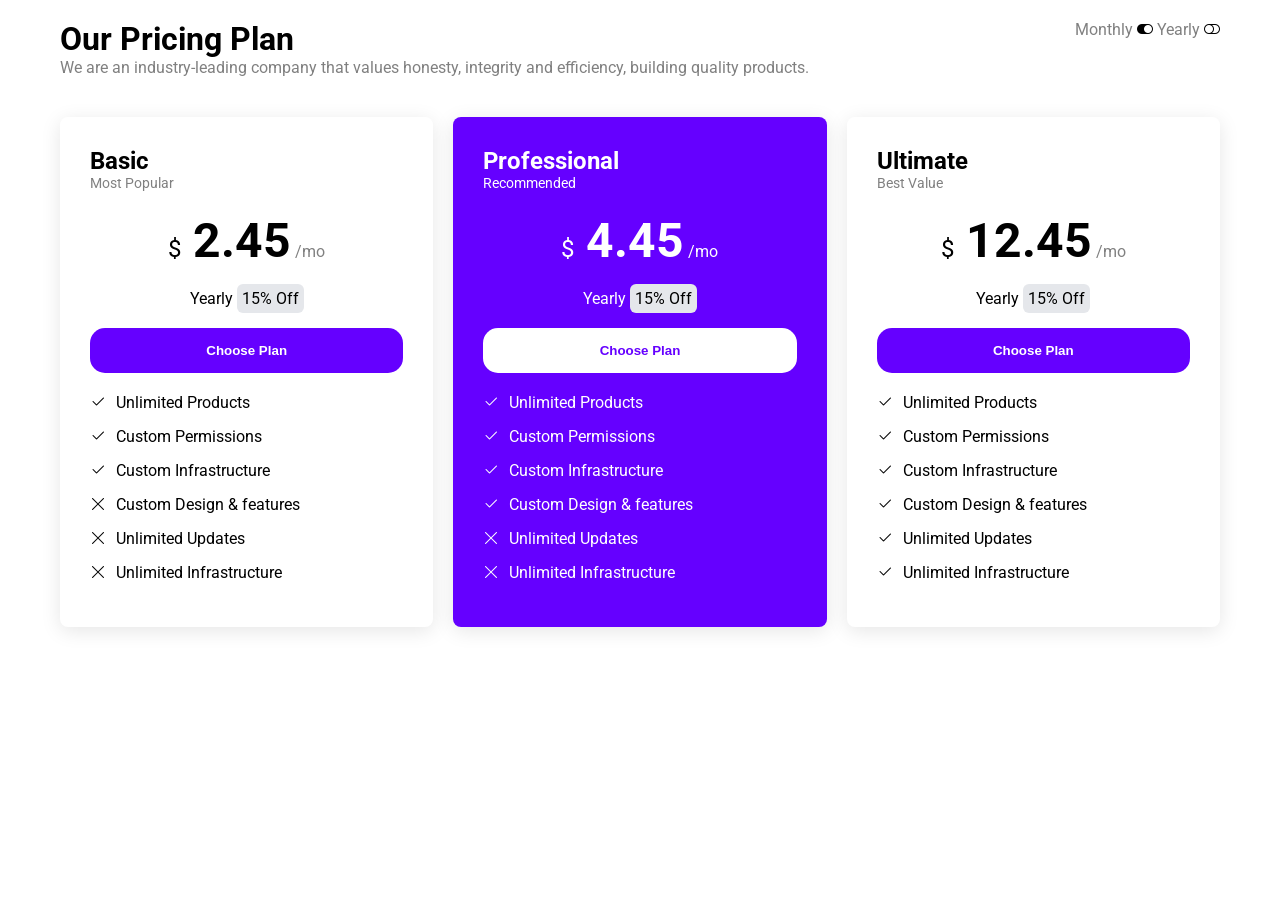
<file: index.html>
<!DOCTYPE html>
<html lang="en">

<head>
    <meta charset="UTF-8">
    <meta name="viewport" content="width=device-width, initial-scale=1.0">
    <title>Pricing Plan</title>
    <link rel="preconnect" href="https://fonts.googleapis.com">
    <link rel="preconnect" href="https://fonts.gstatic.com" crossorigin>
    <link
        href="https://fonts.googleapis.com/css2?family=DM+Sans:ital,opsz,wght@0,9..40,100..1000;1,9..40,100..1000&family=Roboto:ital,wght@0,100..900;1,100..900&family=Sigmar&display=swap"
        rel="stylesheet">
    <link rel="stylesheet" href="https://cdn.jsdelivr.net/npm/bootstrap-icons@1.11.3/font/bootstrap-icons.min.css">
    <link rel="stylesheet" href="style.css">
</head>

<body>
    <div class="container">

        <header>
            <div>
                <h1>Our Pricing Plan</h1>
                <p>We are an industry-leading company that values honesty, integrity and efficiency, building quality
                    products.
                </p>
            </div>
            <div class="toggle">
                <span>Monthly <i class="bi bi-toggle-on"></i></span> <span>Yearly <i
                        class="bi bi-toggle-off"></i></span>
            </div>
        </header>

        <main class="cards">
            <section class="card">
                <h2>Basic</h2>
                <span>Most Popular</span>
                <p class="price"><span>$</span> 2.45<span> /mo</span></p>
                <p class="discount">Yearly <span>15% Off</span></p>
                <button>Choose Plan</button>
                <ul class="feature-list">
                    <li><i class="bi bi-check2"></i>Unlimited Products</li>
                    <li><i class="bi bi-check2"></i>Custom Permissions</li>
                    <li><i class="bi bi-check2"></i>Custom Infrastructure</li>
                    <li><i class="bi bi-x-lg"></i>Custom Design & features</li>
                    <li><i class="bi bi-x-lg"></i>Unlimited Updates</li>
                    <li><i class="bi bi-x-lg"></i>Unlimited Infrastructure</li>
                </ul>
            </section>
            <section class="card professional-card">
                <h2>Professional</h2>
                <span>Recommended</span>
                <p class="price"><span>$</span> 4.45<span> /mo</span></p>
                <p class="discount">Yearly <span>15% Off</span></p>
                <button>Choose Plan</button>
                <ul class="feature-list">
                    <li><i class="bi bi-check2"></i>Unlimited Products</li>
                    <li><i class="bi bi-check2"></i>Custom Permissions</li>
                    <li><i class="bi bi-check2"></i>Custom Infrastructure</li>
                    <li><i class="bi bi-check2"></i>Custom Design & features</li>
                    <li><i class="bi bi-x-lg"></i>Unlimited Updates</li>
                    <li><i class="bi bi-x-lg"></i>Unlimited Infrastructure</li>
                </ul>
            </section>
            <section class="card">
                <h2>Ultimate</h2>
                <span>Best Value</span>
                <p class="price"><span>$</span> 12.45<span> /mo</span></p>
                <p class="discount">Yearly <span>15% Off</span></p>
                <button>Choose Plan</button>
                <ul class="feature-list">
                    <li><i class="bi bi-check2"></i>Unlimited Products</li>
                    <li><i class="bi bi-check2"></i>Custom Permissions</li>
                    <li><i class="bi bi-check2"></i>Custom Infrastructure</li>
                    <li><i class="bi bi-check2"></i>Custom Design & features</li>
                    <li><i class="bi bi-check2"></i>Unlimited Updates</li>
                    <li><i class="bi bi-check2"></i>Unlimited Infrastructure</li>
                </ul>
            </section>
        </main>

    </div>
</body>

</html>
</file>
<file: style.css>
* {
    box-sizing: border-box;
    padding: 0;
    margin: 0;
}

body {
    font-family: "Roboto", sans-serif;
}

.feature-list {
    list-style: none;
    /* Bonus - feature-list su due colonne */
    display: flex;
    flex-wrap: wrap;
}

.container {
    margin: 0 auto;
    max-width: 1200px;
    padding: 20px;
}

.cards {
    display: flex;
    flex-wrap: wrap;
    gap: 20px;
}

.card {
    padding: 30px;
    box-shadow: 0px 4px 20px 0px rgba(0, 0, 0, 0.10);
    border-radius: 8px;
    flex-basis: calc(100% / 3 - (20px * 2) / 3);
    min-width: 300px;
    flex-grow: 1;
}

header {
    margin-bottom: 40px;
    display: flex;
    flex-wrap: wrap;
}

.toggle {
    margin-left: auto;
}

header p,
.toggle {
    color: gray;
}

.toggle i {
    color: black;
}

.card h2+span {
    color: gray;
    font-size: 0.9rem;
    display: block;
    margin-bottom: 20px;
}

.price {
    text-align: center;
    font-size: 3rem;
    font-weight: bold;
    margin-bottom: 20px;
}

.price span {
    font-size: 1.5rem;
    font-weight: normal;
}

.price span:last-child {
    color: gray;
    font-size: 1rem;
}

.discount {
    text-align: center;
    margin-bottom: 20px;
}

.discount span {
    background-color: #e5e7eb;
    padding: 5px;
    border-radius: 6px;
}

button {
    padding: 15px;
    width: 100%;
    background-color: #6500FF;
    color: white;
    font-weight: bold;
    border-radius: 15px;
    border: none;
    margin-bottom: 20px;
    cursor: pointer;
}

.feature-list li {
    display: flex;
    align-items: center;
    gap: 10px;
    margin-bottom: 15px;
    /* Bonus - feature-list su due colonne */
    flex-basis: calc(100% / 2);
    min-width: 260px;
}

.professional-card {
    background-color: #6500FF;
    color: white;
}

.professional-card h2+span,
.professional-card .price span:last-child {
    color: white;
}

.professional-card .discount span {
    color: black;
}

.professional-card button {
    background-color: white;
    color: #6500FF;
}
</file>
